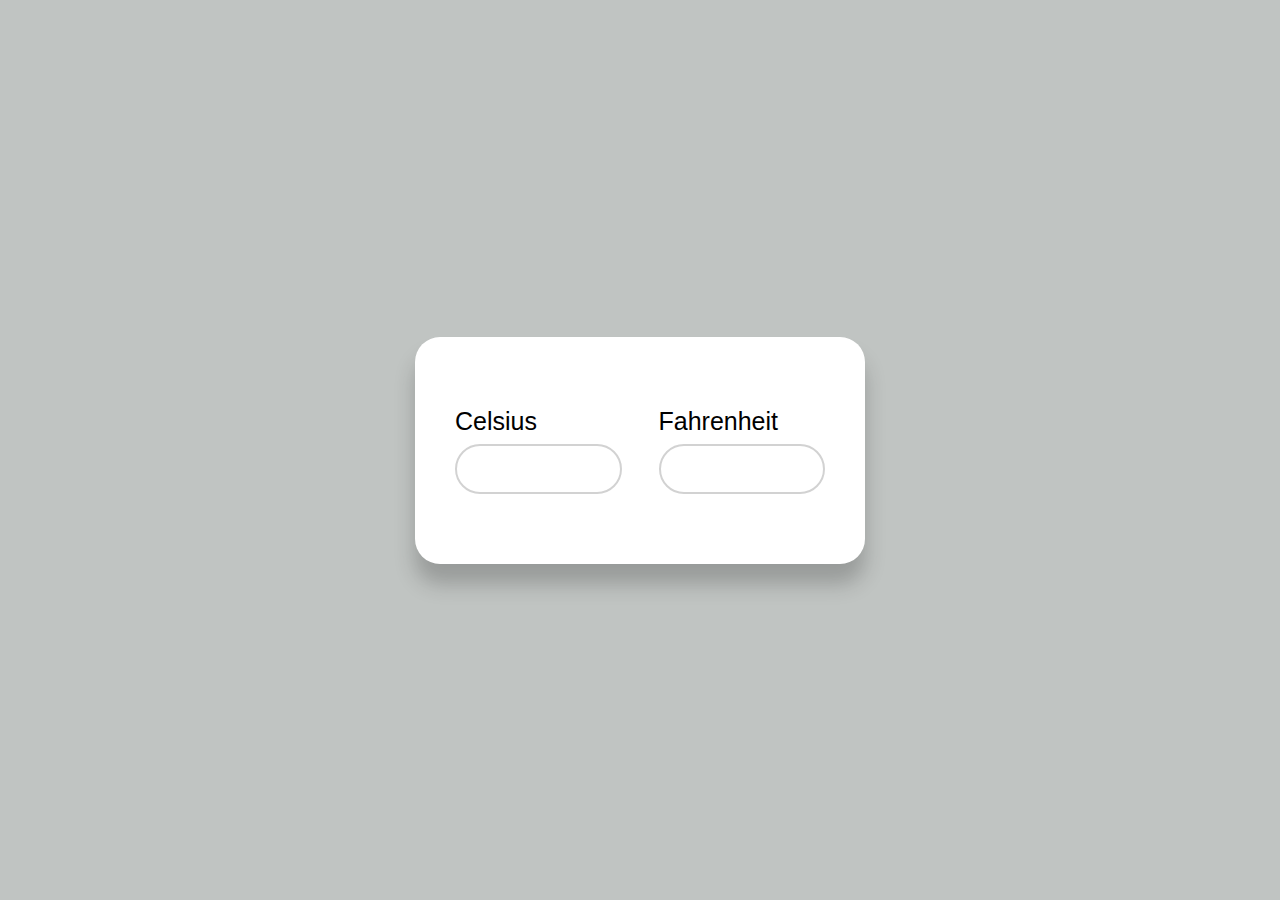
<file: tempconverter/temp.html>
<!DOCTYPE html>
<html lang="en">
  <head>
    <meta charset="UTF-8" />
    <meta http-equiv="X-UA-Compatible" content="IE=edge" />
    <meta name="viewport" content="width=device-width, initial-scale=1.0" />
    <title>Temperature Converter Website</title>
    <link rel="stylesheet" href="temp.css" />
  </head>
  <body>
    <div class="container">
      <div class="unit">
        <label for="celsius">Celsius</label>
        <input type="number" id="celsius" />
      </div>
      <div class="unit">
        <label for="celsius">Fahrenheit</label>
        <input type="number" id="fahrenheit" />
      </div>
    </div>
    <script src="temp.js"></script>
  </body>
</html>
</file>
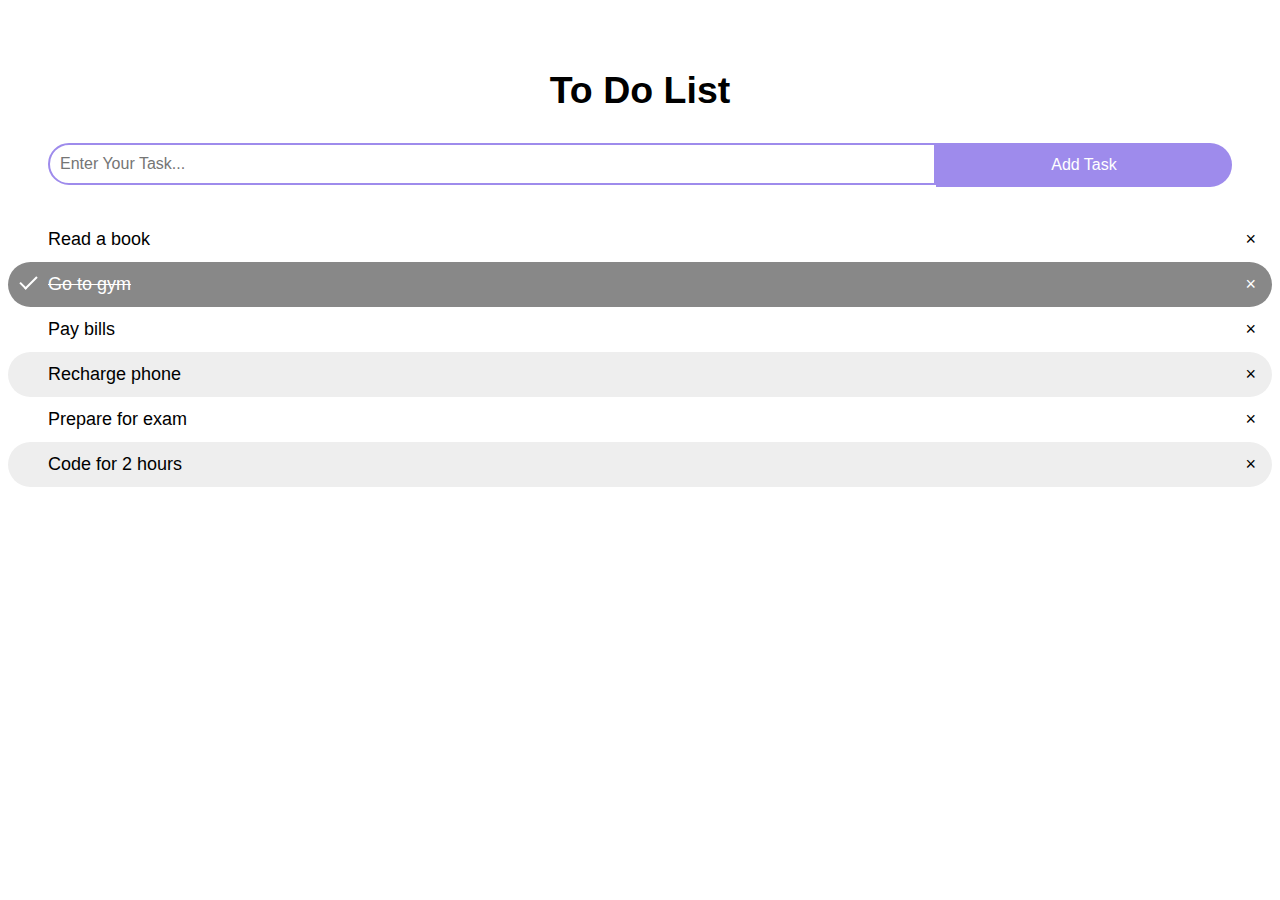
<file: to do list/to do list.html>
<!DOCTYPE html>
<html lang="en">
<head>
    <meta charset="UTF-8">
    <meta http-equiv="X-UA-Compatible" content="IE=edge">
    <meta name="viewport" content="width=device-width, initial-scale=1.0">
    <title>To Do List</title>
    <link rel="stylesheet" href="to do.css">
</head>
<body>
    <div id="myDIV" class="header">
        <h2>To Do List</h2>
        <input type="text" id="myInput" placeholder="Enter Your Task...">
        <span onclick="newElement()" class="addBtn">Add Task</span>
      </div>
      
      <ul id="myUL">
        <li>Read a book</li>
        <li class="checked">Go to gym</li>
        <li>Pay bills</li>
        <li>Recharge phone</li>
        <li>Prepare for exam</li>
        <li>Code for 2 hours</li>
      </ul>
</body>
<script src="todo.js"></script>
</html>
</file>
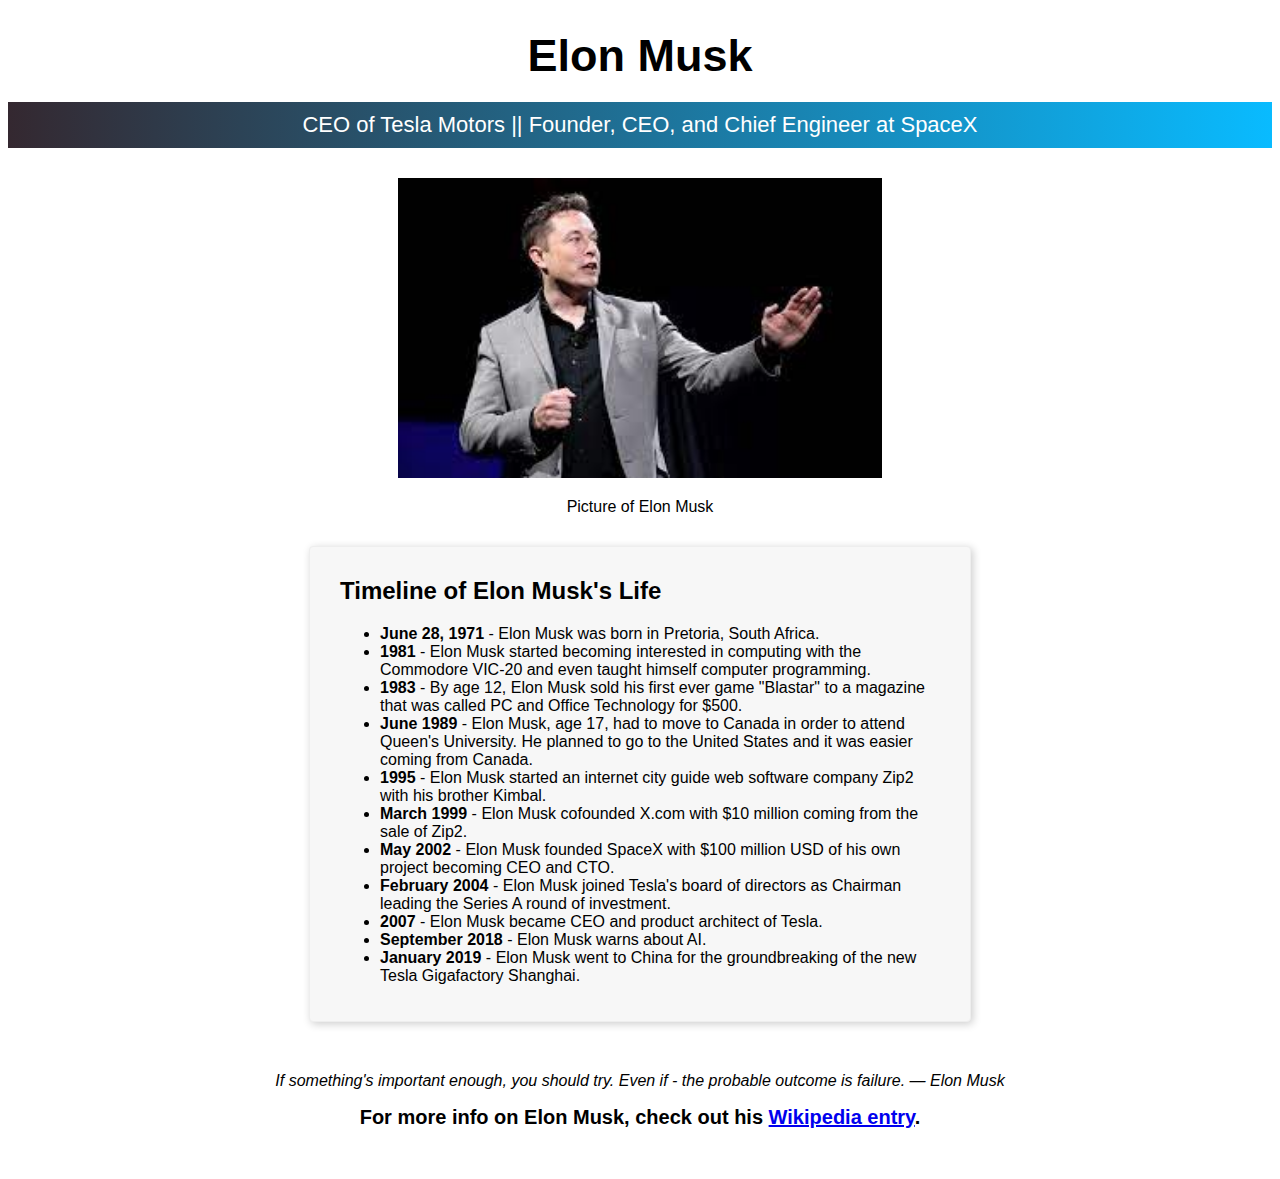
<file: tributePage/tribute.html>
<!DOCTYPE html>
<html lang="en">
<head>
    <meta charset="UTF-8">
    <meta http-equiv="X-UA-Compatible" content="IE=edge">
    <meta name="viewport" content="width=device-width, initial-scale=1.0">
    <title>Tribute Page</title>
   
</head>
<body>
    <link rel="stylesheet" href="tribute.css" />

<div id="main">
  <h1 id="title">Elon Musk</h1>
  <div id="header">
    CEO of Tesla Motors   ||   Founder, CEO, and Chief Engineer at SpaceX
  </div>
  <div id="img-div">
    <img id="image" src="[data-uri]">
    <div id="img-caption">
      Picture of Elon Musk
    </div>
  </div>
  <div id="tribute-info">
    <h2>Timeline of Elon Musk's Life</h2>
    <ul>
      <li><strong>June 28, 1971</strong> - Elon Musk was born in Pretoria, South Africa.</li>
      
      <li><strong>1981</strong> - Elon Musk started becoming interested in computing with the Commodore VIC-20 and even taught himself computer programming.</li>
      <li><strong>1983</strong> - By age 12, Elon Musk sold his first ever game "Blastar" to a magazine that was called PC and Office Technology for $500.</li>
      <li><strong>June 1989</strong> - Elon Musk, age 17, had to move to Canada in order to attend Queen's University. He planned to go to the United States and it was easier coming from Canada.</li>
      <li><strong>1995</strong> - Elon Musk started an internet city guide web software company Zip2 with his brother Kimbal.</li>
      <li><strong>March 1999</strong> - Elon Musk cofounded X.com with $10 million coming from the sale of Zip2.</li>
      <li><strong>May 2002</strong> - Elon Musk founded SpaceX with $100 million USD of his own project becoming CEO and CTO.</li>
      <li><strong>February 2004</strong> - Elon Musk joined Tesla's board of directors as Chairman leading the Series A round of investment.</li>
      <li><strong>2007</strong> - Elon Musk became CEO and product architect of Tesla.</li>
      <li><strong>September 2018</strong> - Elon Musk warns about AI.</li>
      <li><strong>January 2019</strong> - Elon Musk went to China for the groundbreaking of the new Tesla Gigafactory Shanghai.</li>      
    </ul>
  </div>
  <p><em>If something's important enough, you should try. Even if - the probable outcome is failure. &mdash; Elon Musk</em></p>
  <div id="bottom-text">
    For more info on Elon Musk, check out his <a id="tribute-link" href="https://en.wikipedia.org/wiki/Elon_Musk" target="_blank">Wikipedia entry</a>.
  </div>
</div>
</body>
</html>
</file>
<file: tempconverter/temp.css>
* {
  margin: 0;
  padding: 0;
  box-sizing: border-box;
  font-family: -apple-system, BlinkMacSystemFont, "Segoe UI", Roboto, Oxygen,
    Ubuntu, Cantarell, "Open Sans", "Helvetica Neue", sans-serif;
  font-size: 25px;
}

body {
  height: 900px;
  background-color: #c0c4c2;
  display: flex;
  align-items: center;
  justify-content: center;
}

input {
  width: 100%;
  height: 50px;
  border-radius: 1000px;
  border: 2px solid #d2d2d2;
  outline: none;
  margin-top: 8px;
  padding: 0px 10px;
}

input:focus {
  border-color: #e70b0b;
}

.container {
  width: 450px;
  background-color: #fff;
  padding: 70px 40px;
  display: flex;
  justify-content: space-between;
  box-shadow: 0px 20px 20px rgba(37, 37, 37, 0.25);
  border-radius: 25px;
}
.unit {
  width: 45%;
}
</file>
<file: to do list/to do.css>
* {
    box-sizing: border-box;
  }
  
  ul {
    margin: 0;
    padding: 0;
  }
  
  
  ul li {
    cursor: pointer;
    position: relative;
    padding: 12px 8px 12px 40px;
    background: #eee;
    font-size: 18px;
    transition: 0.2s;
    -webkit-user-select: none;
    -moz-user-select: none;
    -ms-user-select: none;
    user-select: none;
    border-radius: 25px;
  }
  
  body{
      font-family: 'Trebuchet MS', 'Lucida Sans Unicode', 'Lucida Grande', 'Lucida Sans', Arial, sans-serif;
  }
  
  ul li:nth-child(odd) {
    background: #ffffff;
  }
  

  ul li:hover {
    background: rgb(172, 172, 219);
  }
  
 
  ul li.checked {
    background: rgb(136, 136, 136);
    color: rgb(255, 255, 255);
    text-decoration: line-through;
  }
  
  
  ul li.checked::before {
    content: '';
    position: absolute;
    border-color: #fff;
    border-style: solid;
    border-width: 0 2px 2px 0;
    top: 10px;
    left: 16px;
    transform: rotate(45deg);
    height: 15px;
    width: 7px;
  }
  
 
  .close {
    position: absolute;
    right: 0;
    top: 0;
    padding: 12px 16px 12px 16px;
  }
  
  .close:hover {
    background-color: #f44336;
    color: white;
    border-radius: 25px;
  }
  
  
  .header {
   
    padding: 30px 40px;
    color: white;
    text-align: center;
    font: bold;
    font-size: 25px;
    border-radius: 25px;
    color:black;
  }
  

  .header:after {
    content: "";
    display: table;
    clear: both;
  }
  

  input {
    margin: 0;
    border: 2px solid #9e8bec;
    border-radius: 25px;
    border-bottom-right-radius: 0;
    border-top-right-radius: 0;
    width: 75%;
    padding: 10px;
    float: left;
    font-size: 16px;
    font-family: -apple-system, BlinkMacSystemFont, 'Segoe UI', Roboto, Oxygen, Ubuntu, Cantarell, 'Open Sans', 'Helvetica Neue', sans-serif;
  }
  
  
  .addBtn {
    padding: 13px;
   
    width: 25%;
    background: #9e8bec;
    color: rgb(255, 255, 255);
    float: left;
    text-align: center;
    font-size: 16px;
    cursor: pointer;
    transition: 0.3s;
    border-radius: 25px;
    border-bottom-left-radius: 0;
    border-top-left-radius: 0;
  }
  
  .addBtn:hover {
    background-color: rgb(146, 201, 226);
    color: black;
  }
</file>
<file: tributePage/tribute.css>
body {
    font-family: -apple-system, BlinkMacSystemFont, 'Segoe UI', Roboto, Oxygen, Ubuntu, Cantarell, 'Open Sans', 'Helvetica Neue', sans-serif;
  }
  
  h1 {
    font-size: 45px;
    margin-bottom: 20px;
  }
  
  #main {
    text-align: center;
    margin: 0px;
  }
  
  #header {
    font-size: 22px;
    background: linear-gradient(90deg, rgb(52 40 48), rgb(9 187 255)););
    color: #FFF;
    padding: 10px;
  }
  
  #img-div {
    background-color: #FFF;
    max-width: 900px;
    margin: 30px auto 30px auto;
  }
  
  #image {
    max-width: 90%;
    display: block;
    margin: auto;
    height: 300px;
  }
  
  #img-caption {
    margin-top: 20px;
  }
  
  #tribute-info {
    max-width: 600px;
    padding: 10px 30px 20px 30px;
    text-align: left;
    margin: 0px auto 50px auto;
    background-color: #F7F7F7;
    border: 1px solid #EEE;
    border-radius: 4px;
    box-shadow: 2px 2px 8px rgba(0, 0, 0, 0.2);
  }
  
  #bottom-text {
    font-size: 20px;
    font-weight: bold;
    margin-bottom: 50px;
  }
</file>
